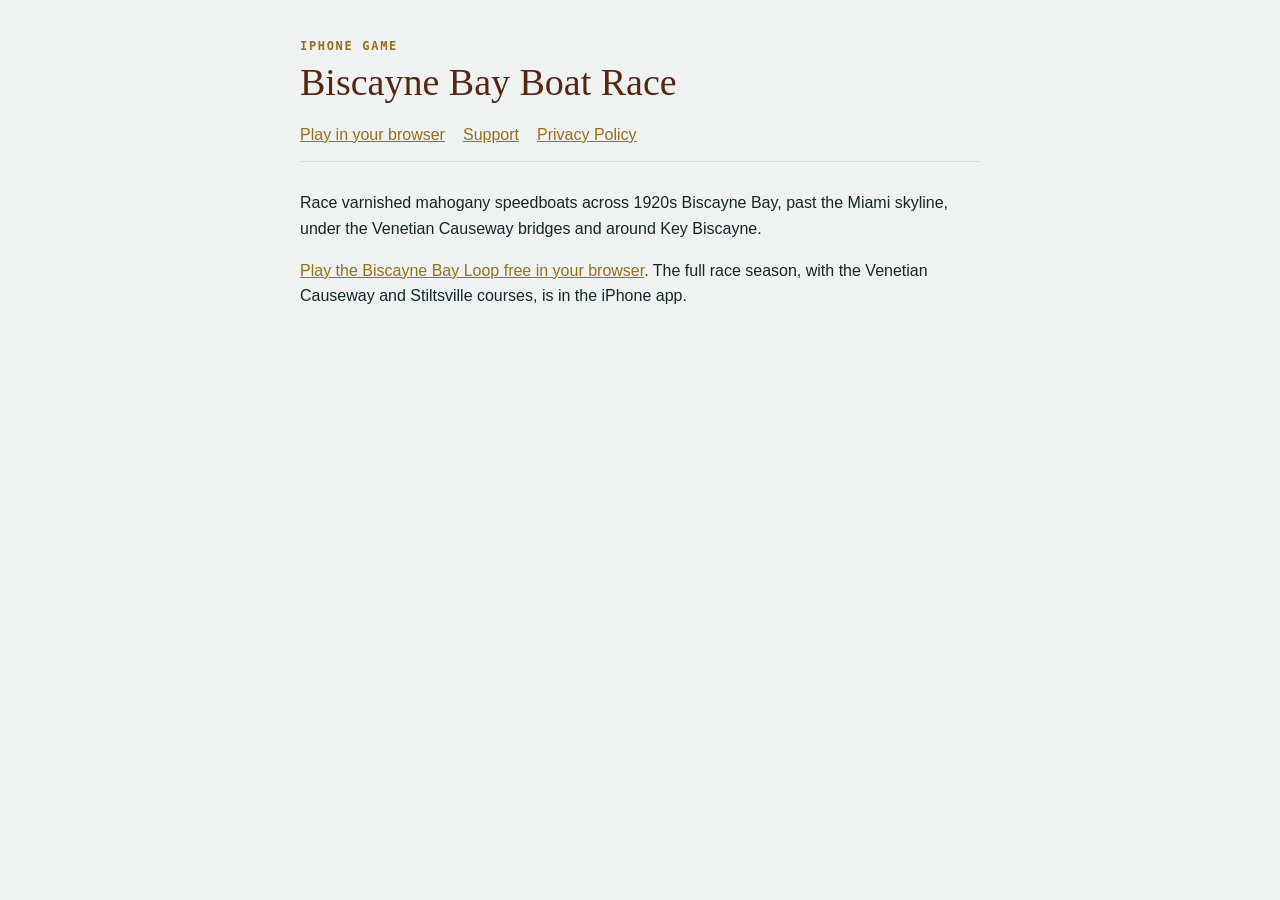
<file: index.html>
<!doctype html><html lang="en"><head><meta charset="utf-8"><meta name="viewport" content="width=device-width, initial-scale=1">
<title>Biscayne Bay Boat Race</title><link rel="stylesheet" href="style.css"></head><body><main>
<div class="eyebrow">iPhone game</div><h1>Biscayne Bay Boat Race</h1>
<nav><a href="play/">Play in your browser</a><a href="support.html">Support</a><a href="privacy.html">Privacy Policy</a></nav>
<p>Race varnished mahogany speedboats across 1920s Biscayne Bay, past the Miami skyline, under the Venetian Causeway bridges and around Key Biscayne.</p>
<p><a href="play/">Play the Biscayne Bay Loop free in your browser</a>. The full race season, with the Venetian Causeway and Stiltsville courses, is in the iPhone app.</p>
</main></body></html>
</file>
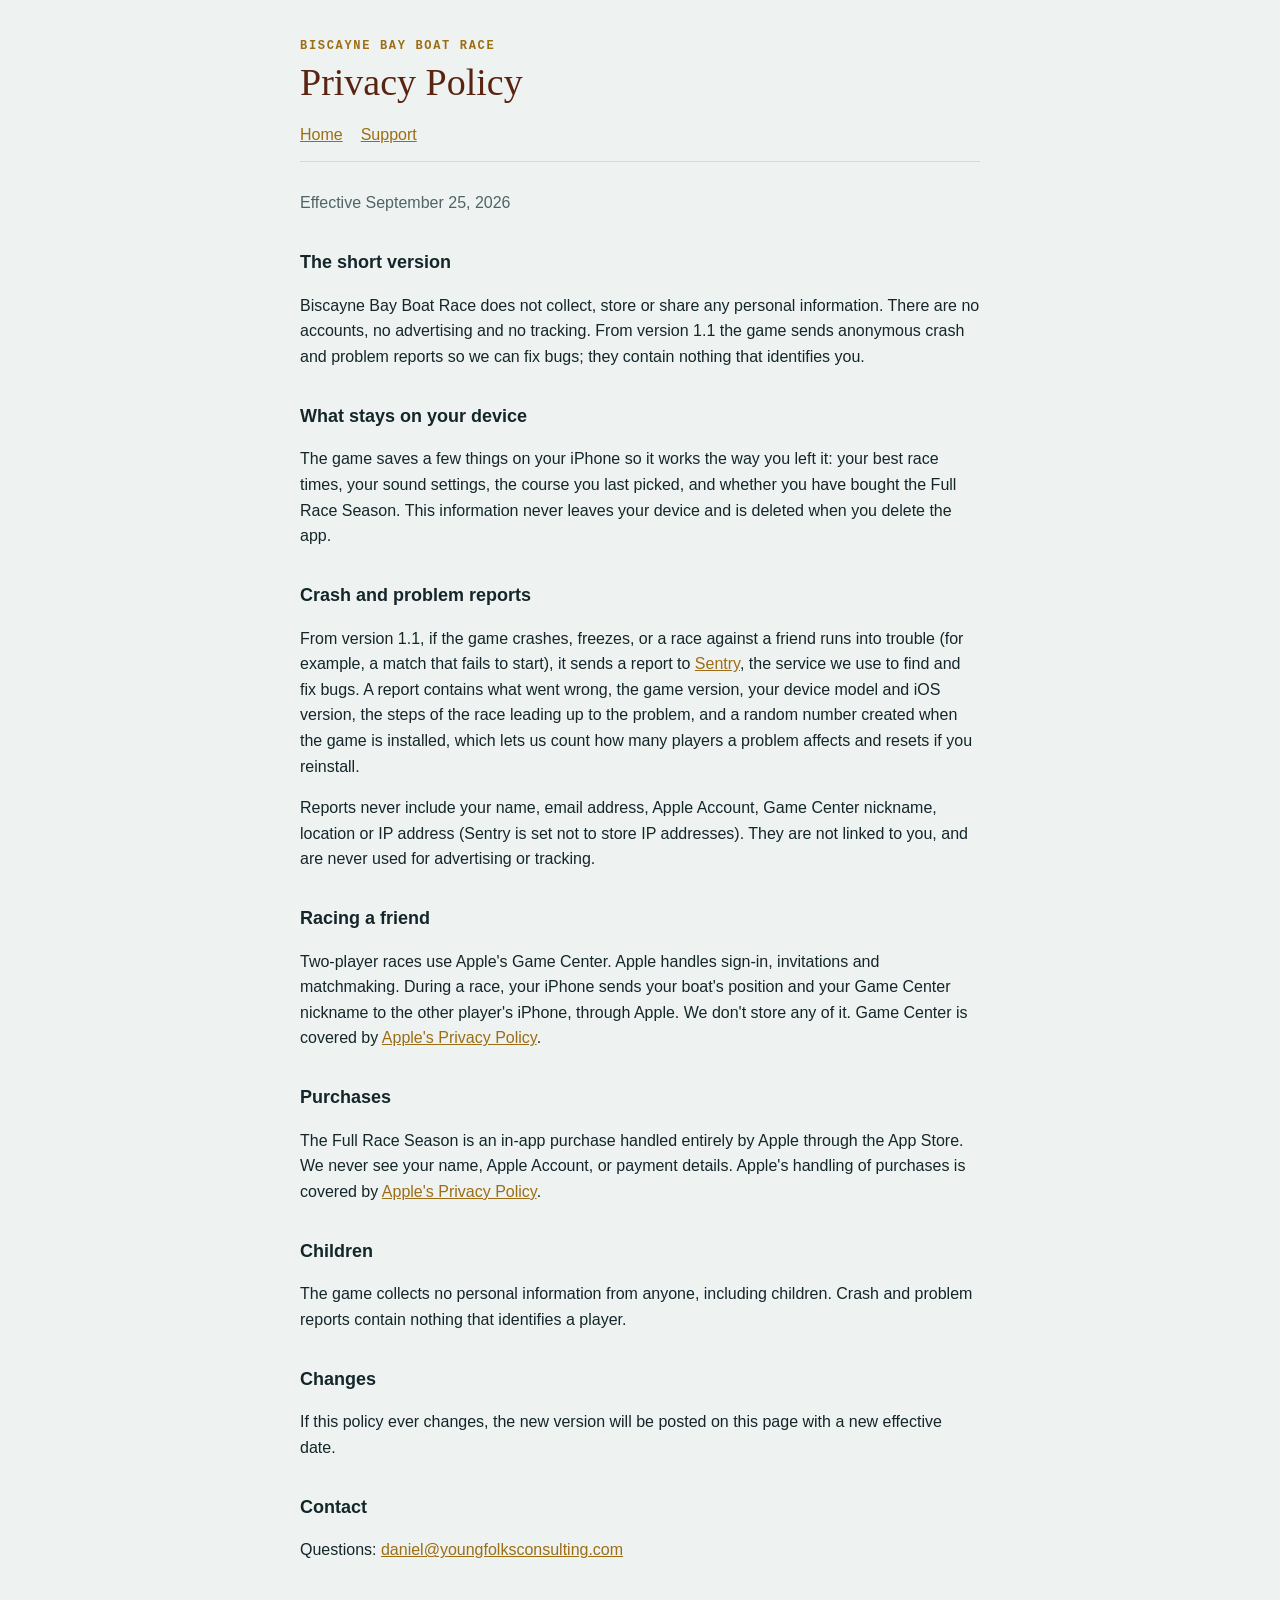
<file: privacy.html>
<!doctype html><html lang="en"><head><meta charset="utf-8"><meta name="viewport" content="width=device-width, initial-scale=1">
<title>Privacy Policy · Biscayne Bay Boat Race</title><link rel="stylesheet" href="style.css"></head><body><main>
<div class="eyebrow">Biscayne Bay Boat Race</div><h1>Privacy Policy</h1>
<nav><a href="index.html">Home</a><a href="support.html">Support</a></nav>
<p class="muted">Effective September 25, 2026</p>
<h2>The short version</h2>
<p>Biscayne Bay Boat Race does not collect, store or share any personal information. There are no accounts, no advertising and no tracking. From version 1.1 the game sends anonymous crash and problem reports so we can fix bugs; they contain nothing that identifies you.</p>
<h2>What stays on your device</h2>
<p>The game saves a few things on your iPhone so it works the way you left it: your best race times, your sound settings, the course you last picked, and whether you have bought the Full Race Season. This information never leaves your device and is deleted when you delete the app.</p>
<h2>Crash and problem reports</h2>
<p>From version 1.1, if the game crashes, freezes, or a race against a friend runs into trouble (for example, a match that fails to start), it sends a report to <a href="https://sentry.io/privacy/">Sentry</a>, the service we use to find and fix bugs. A report contains what went wrong, the game version, your device model and iOS version, the steps of the race leading up to the problem, and a random number created when the game is installed, which lets us count how many players a problem affects and resets if you reinstall.</p>
<p>Reports never include your name, email address, Apple Account, Game Center nickname, location or IP address (Sentry is set not to store IP addresses). They are not linked to you, and are never used for advertising or tracking.</p>
<h2>Racing a friend</h2>
<p>Two-player races use Apple's Game Center. Apple handles sign-in, invitations and matchmaking. During a race, your iPhone sends your boat's position and your Game Center nickname to the other player's iPhone, through Apple. We don't store any of it. Game Center is covered by <a href="https://www.apple.com/legal/privacy/">Apple's Privacy Policy</a>.</p>
<h2>Purchases</h2>
<p>The Full Race Season is an in-app purchase handled entirely by Apple through the App Store. We never see your name, Apple Account, or payment details. Apple's handling of purchases is covered by <a href="https://www.apple.com/legal/privacy/">Apple's Privacy Policy</a>.</p>
<h2>Children</h2>
<p>The game collects no personal information from anyone, including children. Crash and problem reports contain nothing that identifies a player.</p>
<h2>Changes</h2>
<p>If this policy ever changes, the new version will be posted on this page with a new effective date.</p>
<h2>Contact</h2>
<p>Questions: <a href="mailto:daniel@youngfolksconsulting.com">daniel@youngfolksconsulting.com</a></p>
</main></body></html>
</file>
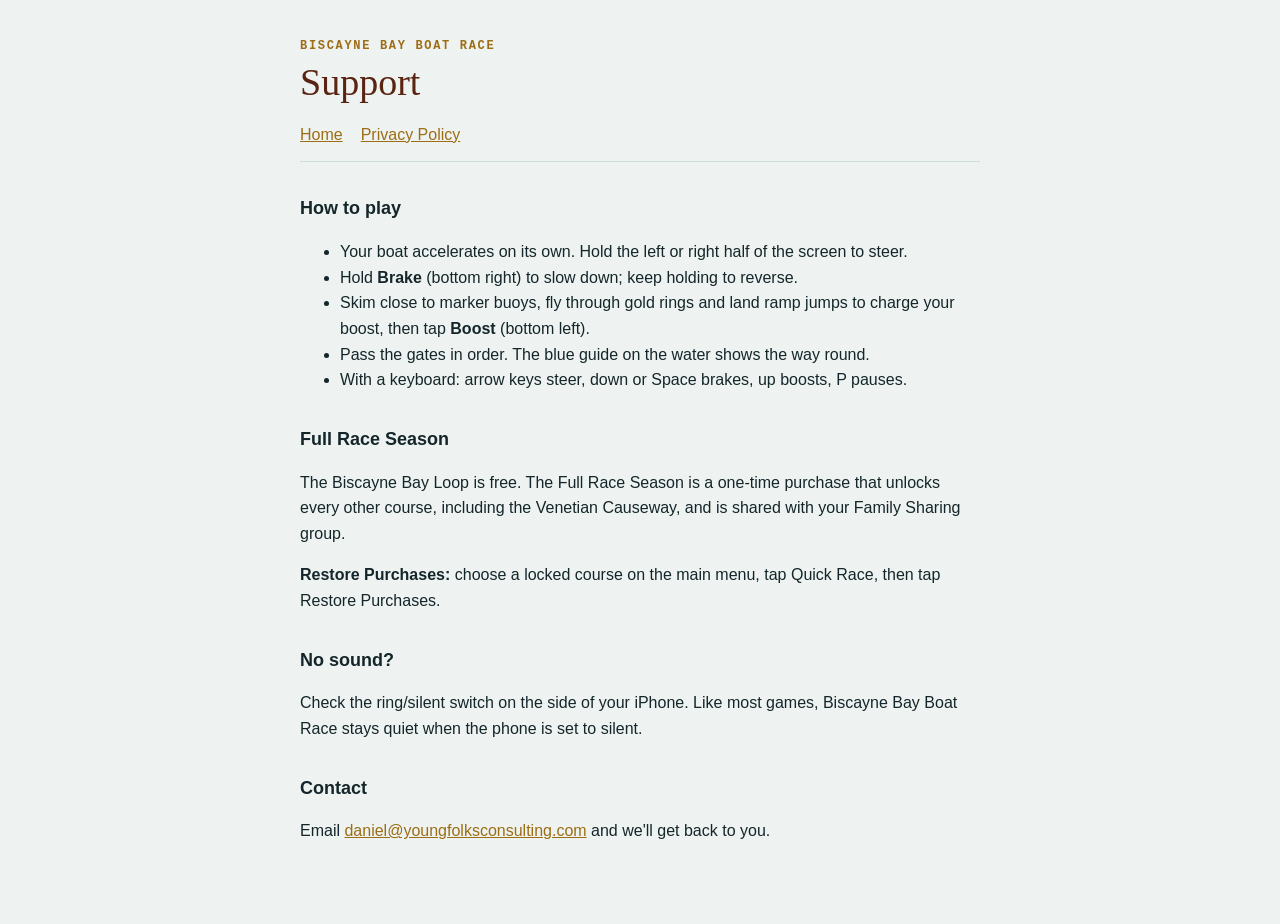
<file: support.html>
<!doctype html><html lang="en"><head><meta charset="utf-8"><meta name="viewport" content="width=device-width, initial-scale=1">
<title>Support · Biscayne Bay Boat Race</title><link rel="stylesheet" href="style.css"></head><body><main>
<div class="eyebrow">Biscayne Bay Boat Race</div><h1>Support</h1>
<nav><a href="index.html">Home</a><a href="privacy.html">Privacy Policy</a></nav>
<h2>How to play</h2>
<ul>
<li>Your boat accelerates on its own. Hold the left or right half of the screen to steer.</li>
<li>Hold <strong>Brake</strong> (bottom right) to slow down; keep holding to reverse.</li>
<li>Skim close to marker buoys, fly through gold rings and land ramp jumps to charge your boost, then tap <strong>Boost</strong> (bottom left).</li>
<li>Pass the gates in order. The blue guide on the water shows the way round.</li>
<li>With a keyboard: arrow keys steer, down or Space brakes, up boosts, P pauses.</li>
</ul>
<h2>Full Race Season</h2>
<p>The Biscayne Bay Loop is free. The Full Race Season is a one-time purchase that unlocks every other course, including the Venetian Causeway, and is shared with your Family Sharing group.</p>
<p><strong>Restore Purchases:</strong> choose a locked course on the main menu, tap Quick Race, then tap Restore Purchases.</p>
<h2>No sound?</h2>
<p>Check the ring/silent switch on the side of your iPhone. Like most games, Biscayne Bay Boat Race stays quiet when the phone is set to silent.</p>
<h2>Contact</h2>
<p>Email <a href="mailto:daniel@youngfolksconsulting.com">daniel@youngfolksconsulting.com</a> and we'll get back to you.</p>
</main></body></html>
</file>
<file: style.css>
:root { --ground:#eef3f1; --ink:#14262a; --muted:#4f6468; --mahogany:#5a2412; --brass:#9c6d14; --rule:#cfdcd8; }
@media (prefers-color-scheme: dark) { :root { --ground:#0c1b1f; --ink:#e8efec; --muted:#9fb3b1; --mahogany:#e9b99e; --brass:#e2b54f; --rule:#23403f; } }
* { box-sizing: border-box; }
body { margin:0; background:var(--ground); color:var(--ink); font:16px/1.6 -apple-system, "Helvetica Neue", Arial, sans-serif; padding:40px 16px 64px; }
main { max-width:680px; margin:0 auto; }
.eyebrow { font:600 12px/1 ui-monospace, Menlo, monospace; letter-spacing:.14em; text-transform:uppercase; color:var(--brass); }
h1 { font:400 38px/1.1 Georgia, "Times New Roman", serif; color:var(--mahogany); margin:10px 0 6px; }
h2 { font-size:18px; margin:32px 0 6px; }
p, li { color:var(--ink); } .muted { color:var(--muted); }
a { color:var(--brass); }
nav { display:flex; gap:18px; margin:18px 0 28px; padding-bottom:14px; border-bottom:1px solid var(--rule); }
</file>
